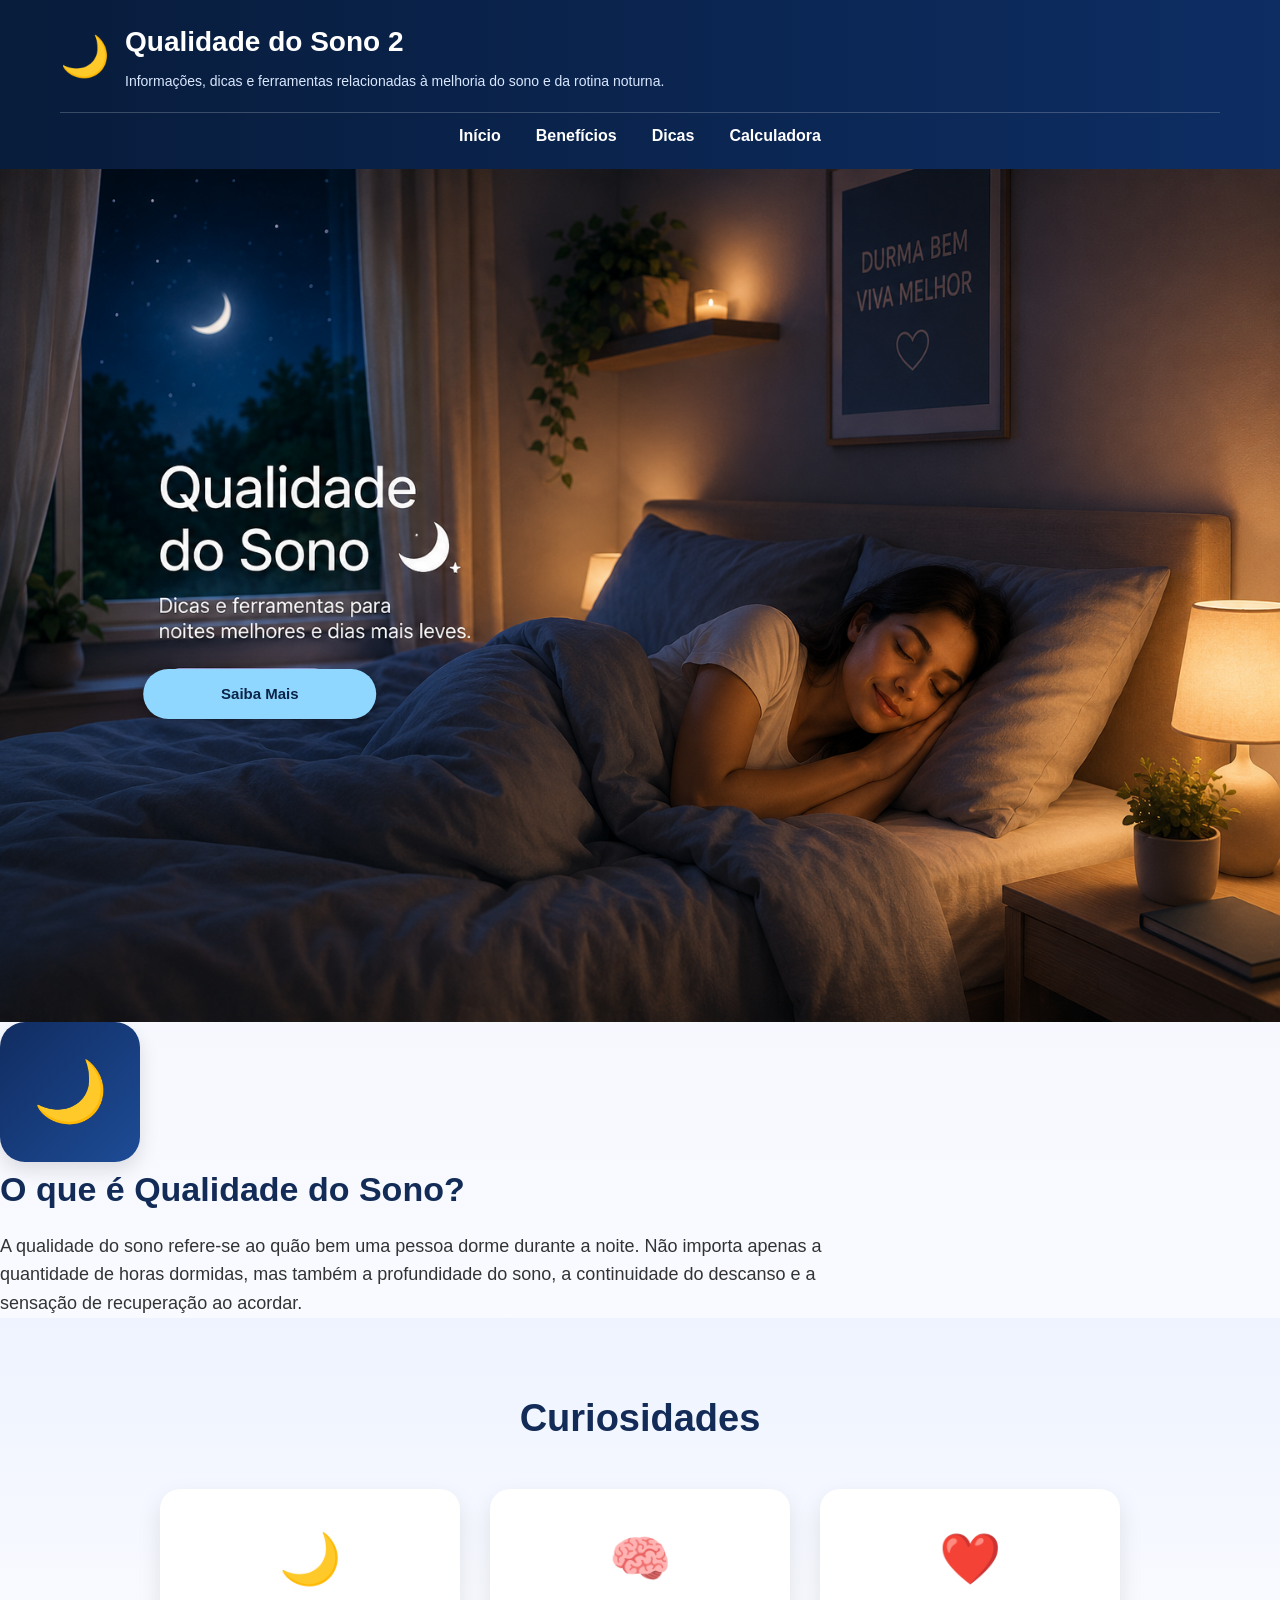
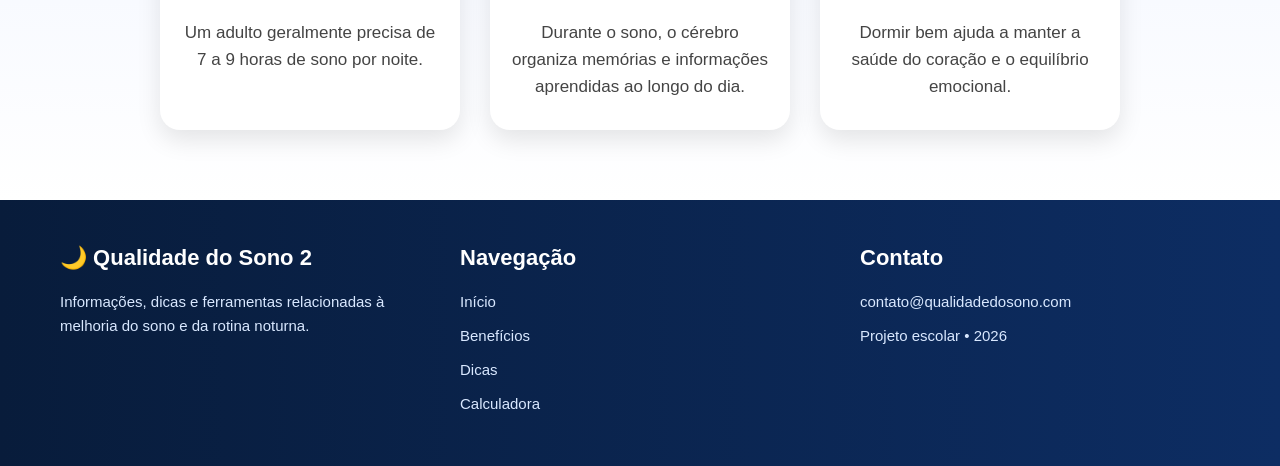
<file: index.html>
<!DOCTYPE html>
<html lang="pt-BR">
<head>
  <meta charset="UTF-8">
  <meta name="viewport" content="width=device-width, initial-scale=1.0">
  <title>Qualidade do Sono 2</title>
  <link rel="stylesheet" href="style.css">
</head>
<body>

  <!-- CABEÇALHO -->
  <header class="topo">
    <div class="logo-area">
      <div class="logo">🌙</div>

      <div class="titulo-site">
        <h1>Qualidade do Sono 2</h1>
        <p>Informações, dicas e ferramentas relacionadas à melhoria do sono e da rotina noturna.</p>
      </div>
    </div>

    <nav class="menu">
      <a href="index.html">Início</a>
      <a href="beneficios.html">Benefícios</a>
      <a href="dicas.html">Dicas</a>
      <a href="calculadora.html">Calculadora</a>
    </nav>
  </header>

  <!-- BANNER PRINCIPAL -->
  <section class="banner">
    <img src="banner.png" alt="Dicas para uma boa qualidade do sono" class="imagem-full">
    <a href="#qualidade" class="botao-banner">Saiba Mais</a>
  </section>

  <section class="qualidade" id="qualidade">
    <div class="icone-sono">🌙</div>
    <div class="texto-qualidade">
      <h2>O que é Qualidade do Sono?</h2>
      <p>
        A qualidade do sono refere-se ao quão bem uma pessoa dorme durante a noite.
        Não importa apenas a quantidade de horas dormidas, mas também a profundidade do sono,
        a continuidade do descanso e a sensação de recuperação ao acordar.
      </p>
    </div>
  </section>
  <!-- CURIOSIDADES -->
  <section class="curiosidades">
    <h2>Curiosidades</h2>

    <div class="cards-curiosidades">
      <div class="card">
        <div class="icone-card">🌙</div>
        <p>Um adulto geralmente precisa de 7 a 9 horas de sono por noite.</p>
      </div>

      <div class="card">
        <div class="icone-card">🧠</div>
        <p>Durante o sono, o cérebro organiza memórias e informações aprendidas ao longo do dia.</p>
      </div>

      <div class="card">
        <div class="icone-card">❤️</div>
        <p>Dormir bem ajuda a manter a saúde do coração e o equilíbrio emocional.</p>
      </div>
    </div>
  </section>

  <!-- RODAPÉ -->
  <footer class="rodape">
    <div class="rodape-coluna">
      <h3>🌙 Qualidade do Sono 2</h3>
      <p>Informações, dicas e ferramentas relacionadas à melhoria do sono e da rotina noturna.</p>
    </div>

    <div class="rodape-coluna">
      <h3>Navegação</h3>
      <ul>
        <li><a href="index.html">Início</a></li>
        <li><a href="beneficios.html">Benefícios</a></li>
        <li><a href="dicas.html">Dicas</a></li>
        <li><a href="calculadora.html">Calculadora</a></li>
      </ul>
    </div>

    <div class="rodape-coluna">
      <h3>Contato</h3>
      <p>contato@qualidadedosono.com</p>
      <p>Projeto escolar • 2026</p>
    </div>
  </footer>
  <button id="btnTopo" onclick="voltarAoTopo()">⬆</button>

<script src="script.js"></script>

</body>
</html>
</file>
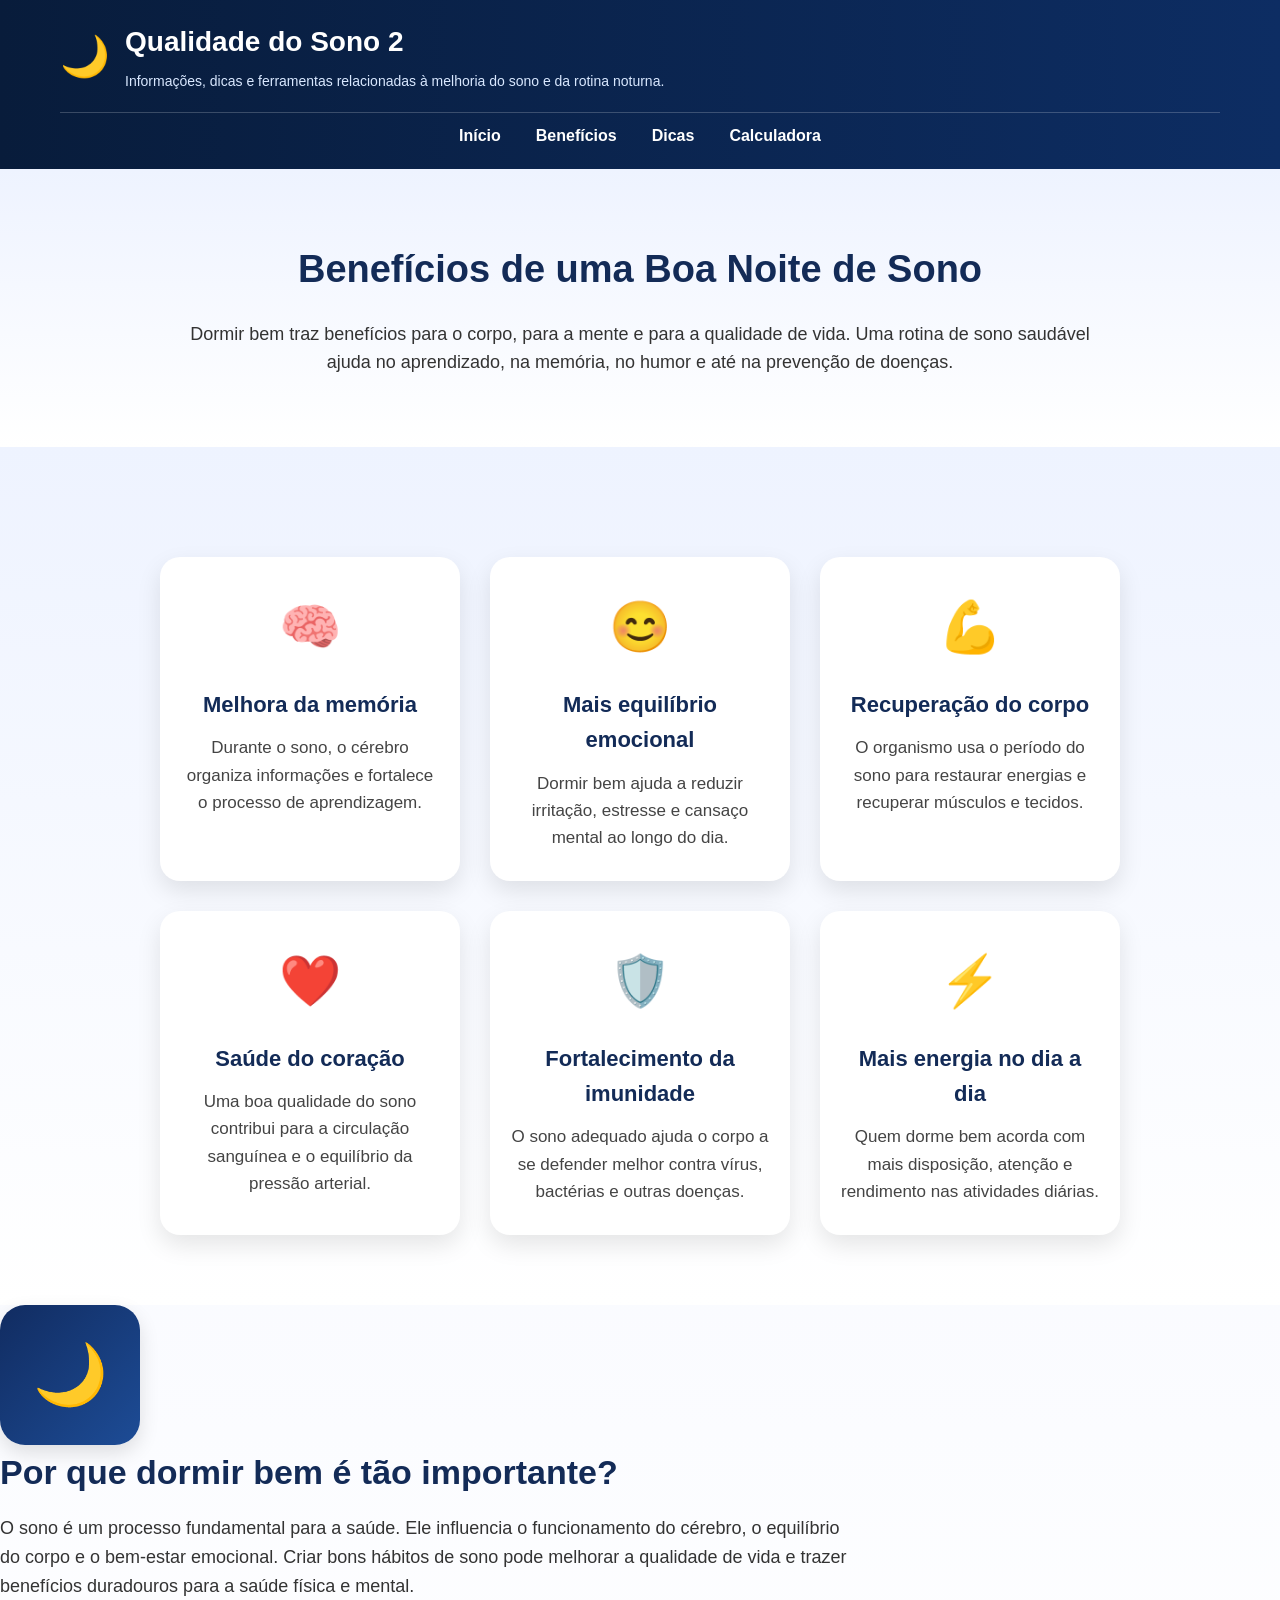
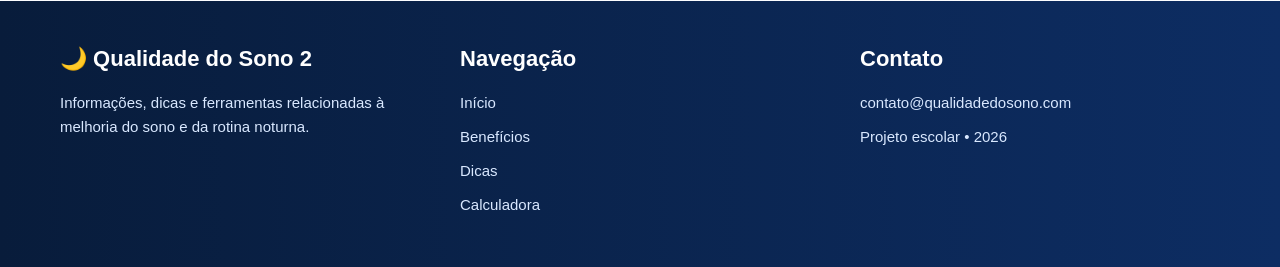
<file: beneficios.html>
<!DOCTYPE
<html lang="pt-BR">
<head>
  <meta charset="UTF-8">
  <meta name="viewport" content="width=device-width, initial-scale=1.0">
  <title>Benefícios do Sono | Qualidade do Sono 2</title>
  <link rel="stylesheet" href="style.css?v=1">
</head>
<body>

  <!-- CABEÇALHO -->
  <header class="topo">
    <div class="logo-area">
      <div class="logo">🌙</div>

      <div class="titulo-site">
        <h1>Qualidade do Sono 2</h1>
        <p>Informações, dicas e ferramentas relacionadas à melhoria do sono e da rotina noturna.</p>
      </div>
    </div>

    <nav class="menu">
      <a href="index.html">Início</a>
      <a href="beneficios.html">Benefícios</a>
      <a href="dicas.html">Dicas</a>
      <a href="calculadora.html">Calculadora</a>
    </nav>
  </header>

  <!-- TÍTULO DA PÁGINA -->
  <section class="curiosidades">
    <h2>Benefícios de uma Boa Noite de Sono</h2>
    <p style="max-width: 900px; margin: 0 auto; font-size: 18px; color: #333;">
      Dormir bem traz benefícios para o corpo, para a mente e para a qualidade de vida.
      Uma rotina de sono saudável ajuda no aprendizado, na memória, no humor e até na prevenção de doenças.
    </p>
  </section>

  <!-- CARDS DE BENEFÍCIOS -->
  <section class="curiosidades">
    <div class="cards-curiosidades">

      <div class="card">
        <div class="icone-card">🧠</div>
        <h3>Melhora da memória</h3>
        <p>Durante o sono, o cérebro organiza informações e fortalece o processo de aprendizagem.</p>
      </div>

      <div class="card">
        <div class="icone-card">😊</div>
        <h3>Mais equilíbrio emocional</h3>
        <p>Dormir bem ajuda a reduzir irritação, estresse e cansaço mental ao longo do dia.</p>
      </div>

      <div class="card">
        <div class="icone-card">💪</div>
        <h3>Recuperação do corpo</h3>
        <p>O organismo usa o período do sono para restaurar energias e recuperar músculos e tecidos.</p>
      </div>

      <div class="card">
        <div class="icone-card">❤️</div>
        <h3>Saúde do coração</h3>
        <p>Uma boa qualidade do sono contribui para a circulação sanguínea e o equilíbrio da pressão arterial.</p>
      </div>

      <div class="card">
        <div class="icone-card">🛡️</div>
        <h3>Fortalecimento da imunidade</h3>
        <p>O sono adequado ajuda o corpo a se defender melhor contra vírus, bactérias e outras doenças.</p>
      </div>

      <div class="card">
        <div class="icone-card">⚡</div>
        <h3>Mais energia no dia a dia</h3>
        <p>Quem dorme bem acorda com mais disposição, atenção e rendimento nas atividades diárias.</p>
      </div>

    </div>
  </section>

  <!-- CONCLUSÃO -->
  <section class="qualidade">
    <div class="icone-sono">🌙</div>

    <div class="texto-qualidade">
      <h2>Por que dormir bem é tão importante?</h2>
      <p>
        O sono é um processo fundamental para a saúde. Ele influencia o funcionamento do cérebro,
        o equilíbrio do corpo e o bem-estar emocional. Criar bons hábitos de sono pode melhorar
        a qualidade de vida e trazer benefícios duradouros para a saúde física e mental.
      </p>
    </div>
  </section>

  <!-- RODAPÉ -->
  <footer class="rodape">
    <div class="rodape-coluna">
      <h3>🌙 Qualidade do Sono 2</h3>
      <p>Informações, dicas e ferramentas relacionadas à melhoria do sono e da rotina noturna.</p>
    </div>

    <div class="rodape-coluna">
      <h3>Navegação</h3>
      <ul>
        <li><a href="index.html">Início</a></li>
        <li><a href="beneficios.html">Benefícios</a></li>
        <li><a href="dicas.html">Dicas</a></li>
        <li><a href="calculadora.html">Calculadora</a></li>
      </ul>
    </div>

    <div class="rodape-coluna">
      <h3>Contato</h3>
      <p>contato@qualidadedosono.com</p>
      <p>Projeto escolar • 2026</p>
    </div>
  </footer>

</body>
</html>
</file>
<file: style.css>
/* RESET */
*{
    margin: 0;
    padding: 0;
    box-sizing: border-box;
}

/* CORPO */
body{
    font-family: Arial, Helvetica, sans-serif;
    background: linear-gradient(180deg, #eef2ff, #ffffff);
    color: #1d1d1d;
    line-height: 1.6;
}

/* CABEÇALHO */
.topo{
    background: linear-gradient(90deg, #081c3b, #0d2d63);
    color: white;
    padding: 20px 60px;
}

.logo-area{
    display: flex;
    align-items: center;
    gap: 15px;
    margin-bottom: 20px;
}

.logo{
    font-size: 40px;
}

.titulo-site h1{
    font-size: 28px;
    margin-bottom: 5px;
}

.titulo-site p{
    font-size: 14px;
    max-width: 600px;
    color: #d9e8ff;
}

/* MENU */
.menu{
    display: flex;
    justify-content: center;
    gap: 35px;
    padding-top: 10px;
    border-top: 1px solid rgba(255,255,255,0.2);
}

.menu a{
    color: white;
    text-decoration: none;
    font-weight: bold;
    transition: 0.3s;
}

.menu a:hover{
    color: #8fd7ff;
}


/* BANNER */
/* ==================== BANNER PRINCIPAL ==================== */
.banner {
    position: relative;     /* Crucial: Cria a "âncora" para o botão não fugir */
    width: 100%;
    display: block;
    overflow: hidden;
    background-color: #081c3b;
}

.banner img {
    width: 100%;
    height: auto;
    display: block;
    object-fit: cover;
}

/* ==================== BOTÃO REAL (REMENDO) ==================== */
.botao-banner {
    position: absolute;
    
    /* Posição calculada em % para travar em cima do botão da foto */
    bottom: 38.5%;  
    left: 20.3%;      
    transform: translate(-50%, 50%); /* Centraliza o eixo do botão no ponto exato */
    
    /* Visual do botão azul */
    background-color: #8fd7ff;
    color: #0b2447;
    
    /* Tamanho ideal ajustado para fazer a cobertura total */
    padding: 13px 78px; 
    font-size: 15px;    
    border-radius: 50px; /* Formato cápsula idêntico ao de baixo */
    
    text-decoration: none;
    font-weight: bold;
    box-shadow: 0 4px 15px rgba(0, 0, 0, 0.4);
    z-index: 10;
    white-space: nowrap; /* Impede o texto de quebrar em duas linhas */
    transition: background-color 0.3s, transform 0.3s;
}

/* Efeito ao passar o mouse */
.botao-banner:hover {
    background-color: #b8e7ff;
    transform: translate(-50%, 50%) scale(1.03); /* Mantém a posição e aumenta levemente */
}
.icone-sono{
    width: 140px;
    height: 140px;
    background: linear-gradient(135deg, #112c61, #1d4c96);
    border-radius: 25px;
    display: flex;
    justify-content: center;
    align-items: center;
    font-size: 60px;
    color: white;
    box-shadow: 0 8px 20px rgba(0,0,0,0.12);
}

.texto-qualidade{
    flex: 1;
    min-width: 280px;
}

.texto-qualidade h2{
    font-size: 34px;
    color: #132b57;
    margin-bottom: 15px;
}

.texto-qualidade p{
    font-size: 18px;
    color: #333;
    max-width: 850px;
}

/* CURIOSIDADES */
.curiosidades{
    padding: 60px;
    background-color: #eef0fb;
    text-align: center;
}

.curiosidades h2{
    font-size: 34px;
    color: #132b57;
    margin-bottom: 35px;
}

.cards-curiosidades{
    display: flex;
    justify-content: center;
    gap: 25px;
    flex-wrap: wrap;
}

.card{
    background: white;
    border-radius: 20px;
    padding: 30px 20px;
    box-shadow: 0 10px 25px rgba(0,0,0,0.10);
    transition: 0.3s;
}

.card:hover{
    transform: translateY(-10px);
    box-shadow: 0 15px 35px rgba(0,0,0,0.15);
}
.icone-card{
    font-size: 42px;
    margin-bottom: 20px;
}

.card p{
    font-size: 17px;
    color: #333;
}

/* RODAPÉ */
.rodape{
    background: linear-gradient(90deg, #081c3b, #0d2d63);
    color: white;
    padding: 40px 60px;
    display: flex;
    justify-content: space-between;
    gap: 40px;
    flex-wrap: wrap;
}

.rodape-coluna{
    flex: 1;
    min-width: 220px;
}

.rodape-coluna h3{
    margin-bottom: 15px;
    font-size: 22px;
}

.rodape-coluna p,
.rodape-coluna li{
    color: #d9e8ff;
    font-size: 15px;
    margin-bottom: 10px;
}

.rodape-coluna ul{
    list-style: none;
}

.rodape-coluna a{
    color: #d9e8ff;
    text-decoration: none;
}

.rodape-coluna a:hover{
    color: #8fd7ff;
}

/* RESPONSIVO */
@media (max-width: 900px){
    .topo,
    .banner,
    .qualidade,
    .curiosidades,
    .rodape{
        padding: 30px 20px;
    }

    .banner-texto h2{
        font-size: 36px;
    }

    .texto-qualidade h2,
    .curiosidades h2{
        font-size: 28px;
    }

    .menu{
        flex-wrap: wrap;
        gap: 15px;
    }

    .banner-imagem img{
        height: auto;
    }
}.card h3{
    font-size: 20px;
    margin-bottom: 10px;
    color: #132b57;
}
/* ===== PÁGINA DICAS ===== */

.card h3{
    font-size: 22px;
    color: #132b57;
    margin-bottom: 12px;
}

.card p{
    font-size: 17px;
    color: #444;
    line-height: 1.6;
}

.cards-curiosidades{
    display: flex;
    justify-content: center;
    gap: 30px;
    flex-wrap: wrap;
    margin-top: 40px;
}

.card{
    background: #fff;
    width: 300px;
    padding: 30px 20px;
    border-radius: 20px;
    box-shadow: 0 10px 25px rgba(0,0,0,0.10);
    transition: all 0.3s ease;
}

.card:hover{
    transform: translateY(-8px);
    box-shadow: 0 15px 35px rgba(0,0,0,0.15);
}

.icone-card{
    font-size: 50px;
    margin-bottom: 20px;
}

.curiosidades h2{
    font-size: 38px;
    color: #132b57;
    margin-bottom: 20px;
}

.curiosidades{
    padding: 70px 50px;
    background: linear-gradient(180deg,#eef3ff,#ffffff);
}
/* ===========================
   CALCULADORA DO SONO
=========================== */

.calculadora-box{
    max-width: 600px;
    margin: 40px auto;
    background: #ffffff;
    padding: 40px;
    border-radius: 20px;
    box-shadow: 0 10px 25px rgba(0,0,0,0.12);
    text-align: center;
}

.calculadora-box label{
    display: block;
    font-size: 22px;
    color: #132b57;
    margin-bottom: 20px;
    font-weight: bold;
}

.calculadora-box input{
    width: 220px;
    padding: 12px;
    font-size: 20px;
    border: 2px solid #8fd7ff;
    border-radius: 10px;
    text-align: center;
    margin-bottom: 25px;
}

.calculadora-box button{
    display: block;
    margin: 0 auto;
    background: #0d2d63;
    color: white;
    border: none;
    padding: 15px 35px;
    border-radius: 30px;
    font-size: 18px;
    cursor: pointer;
    transition: 0.3s;
}

.calculadora-box button:hover{
    background: #133c7a;
    transform: translateY(-2px);
}

#resultado{
    margin-top: 30px;
    padding: 20px;
    background: #eef5ff;
    border-radius: 15px;
    color: #132b57;
    font-size: 18px;
    line-height: 1.8;
    display: none;
}
#resultado h3{
    color:#0d2d63;
    font-size:28px;
    margin-bottom:15px;
}

#resultado p{
    margin:12px 0;
    font-size:18px;
}

#resultado strong{
    color:#133c7a;
}#resultado h3{
    color:#0d2d63;
    font-size:28px;
    margin-bottom:15px;
}

#resultado p{
    margin:12px 0;
    font-size:18px;
}

#resultado strong{
    color:#133c7a;
}
/* ===========================
   BOTÃO VOLTAR AO TOPO
=========================== */

#btnTopo{
    position: fixed;
    bottom: 25px;
    right: 25px;
    width: 55px;
    height: 55px;
    border: none;
    border-radius: 50%;
    background: #0d2d63;
    color: white;
    font-size: 24px;
    cursor: pointer;
    box-shadow: 0 5px 15px rgba(0,0,0,.3);
    display: none;
    transition: .3s;
    z-index: 999;
}

#btnTopo:hover{
    background: #133c7a;
    transform: scale(1.1);
}
</file>
